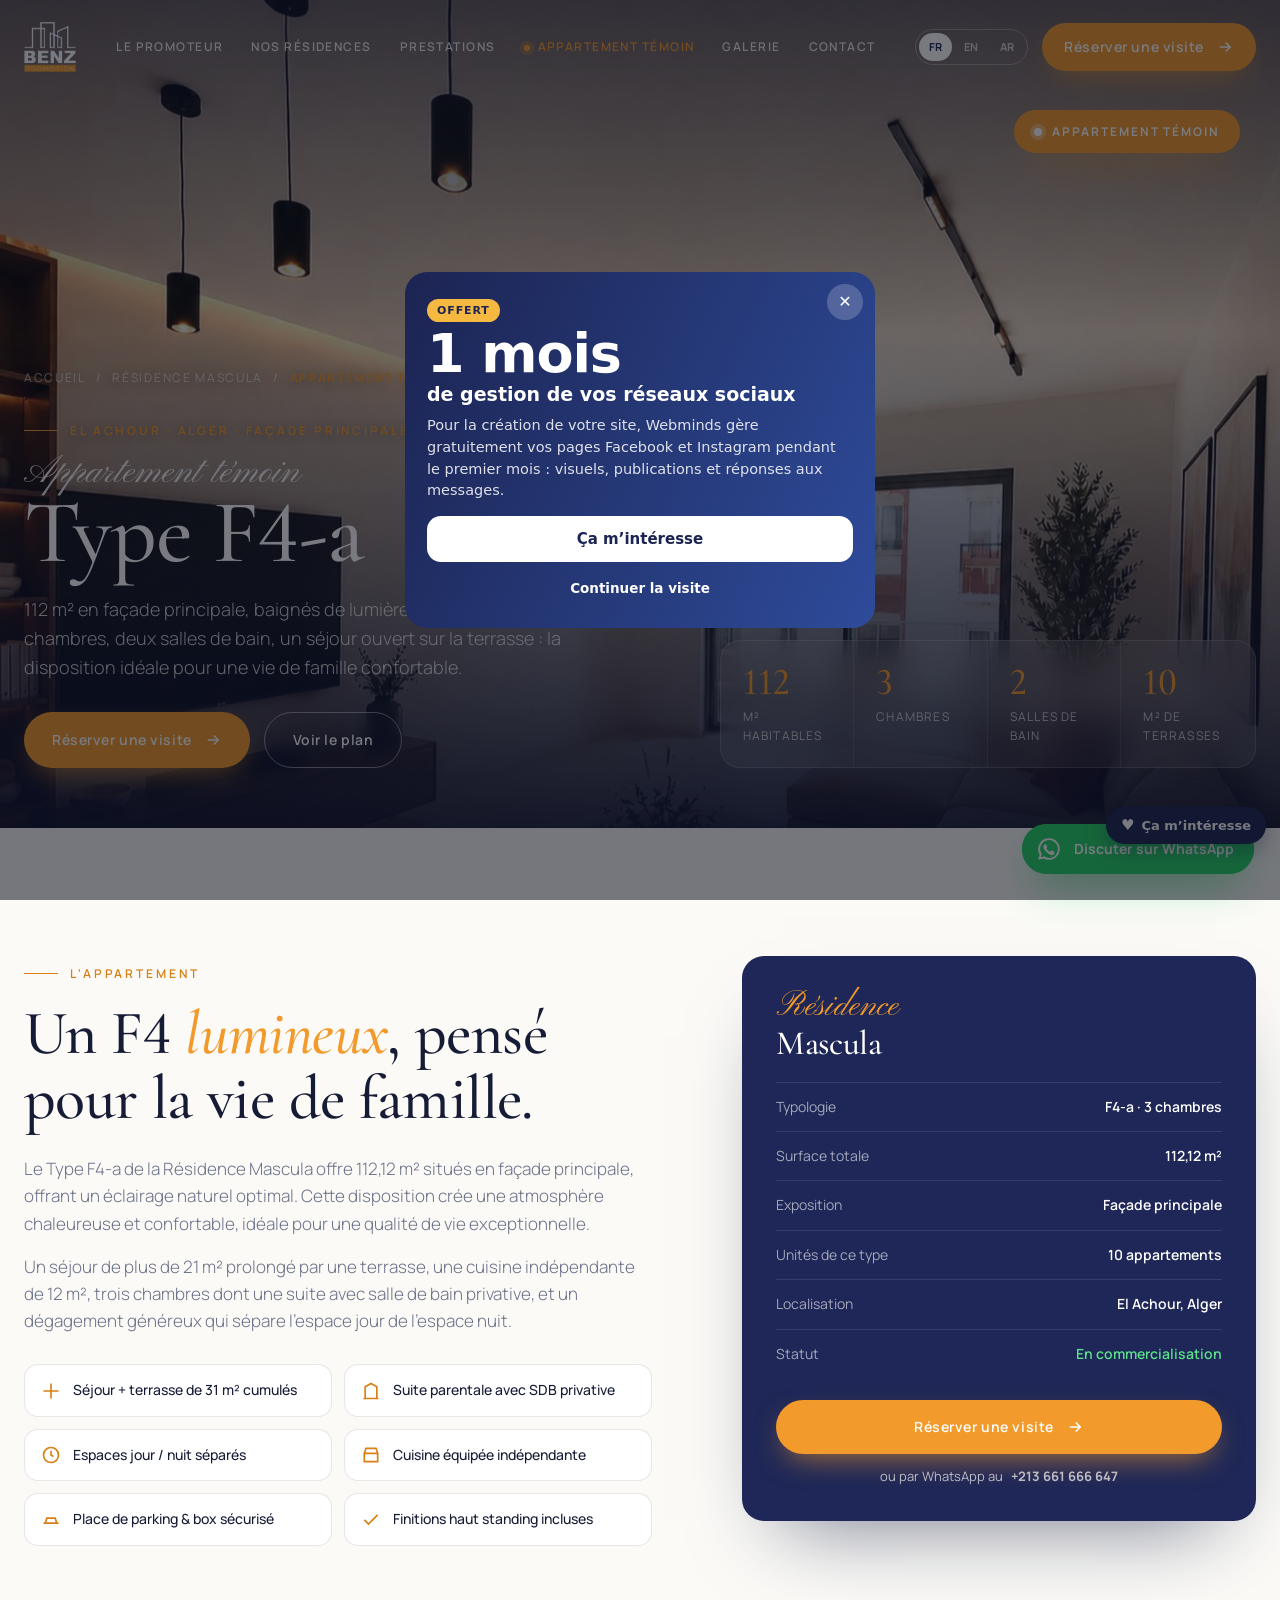
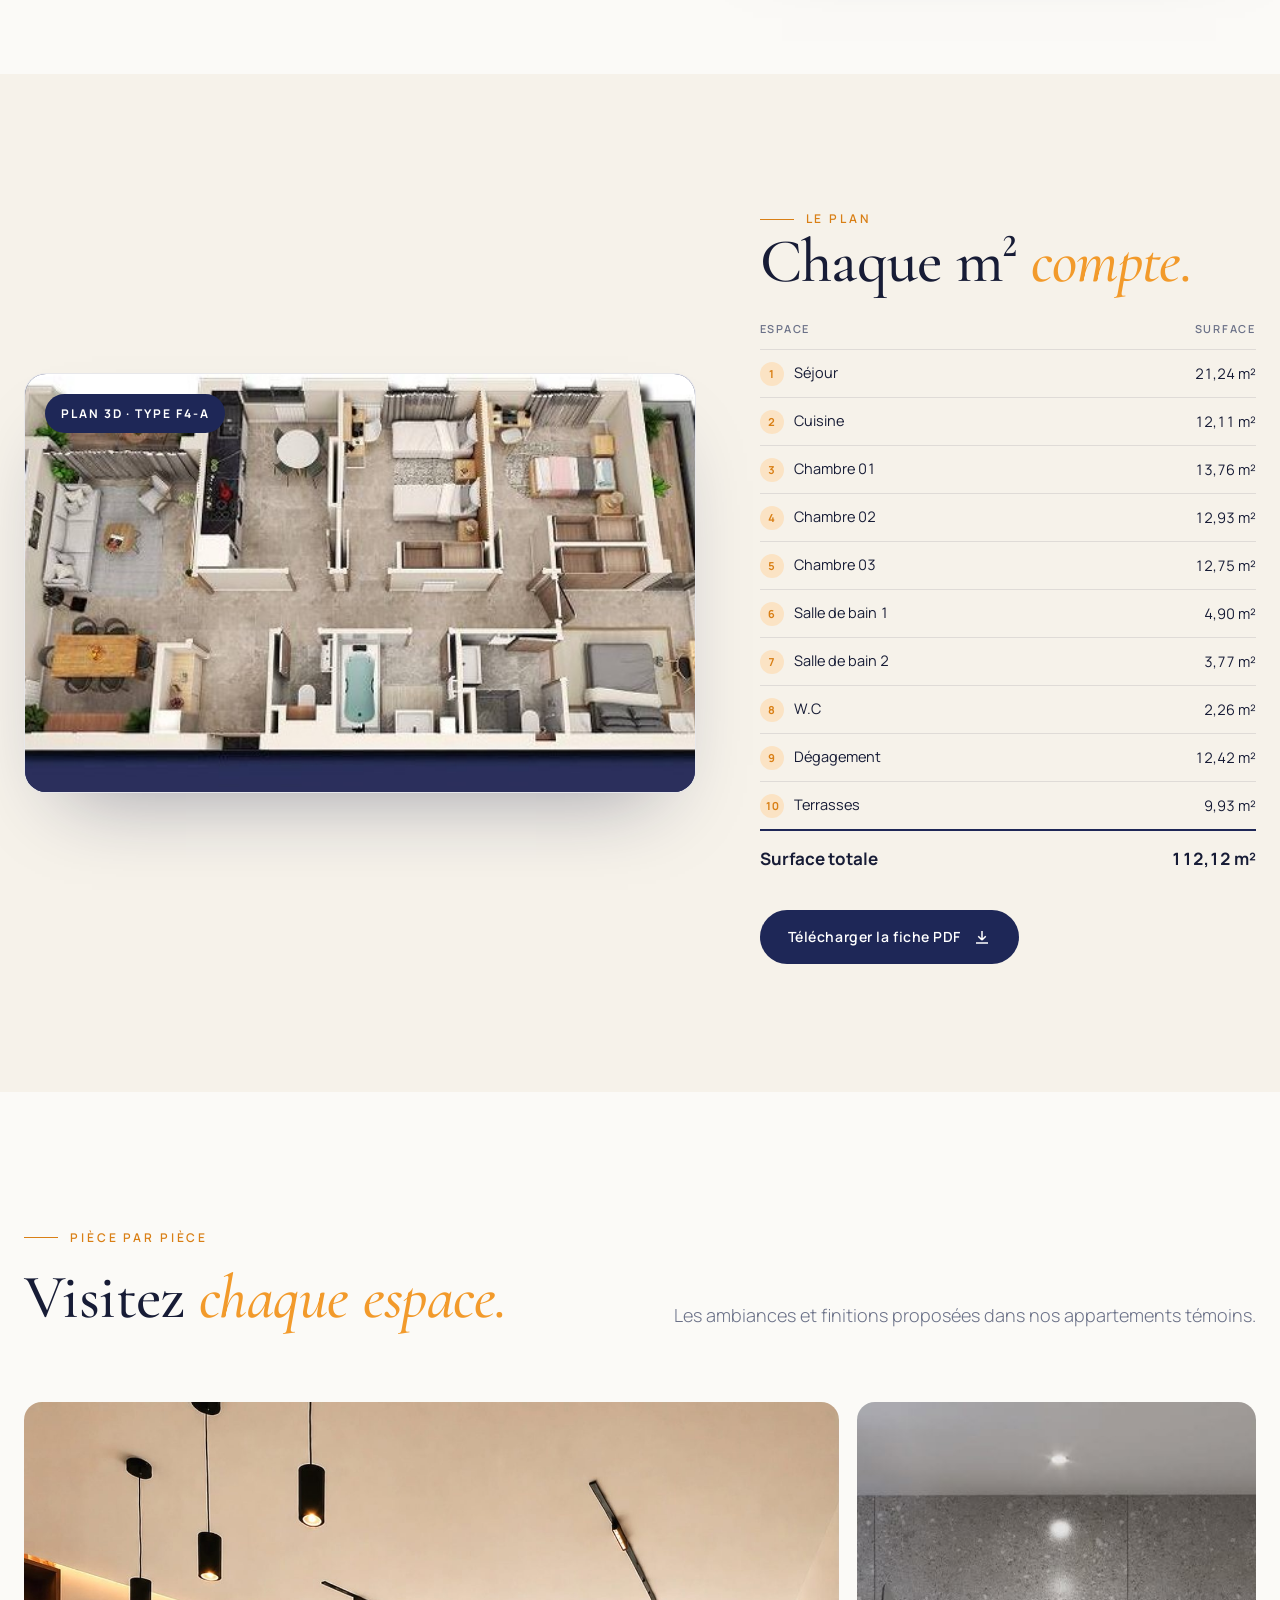
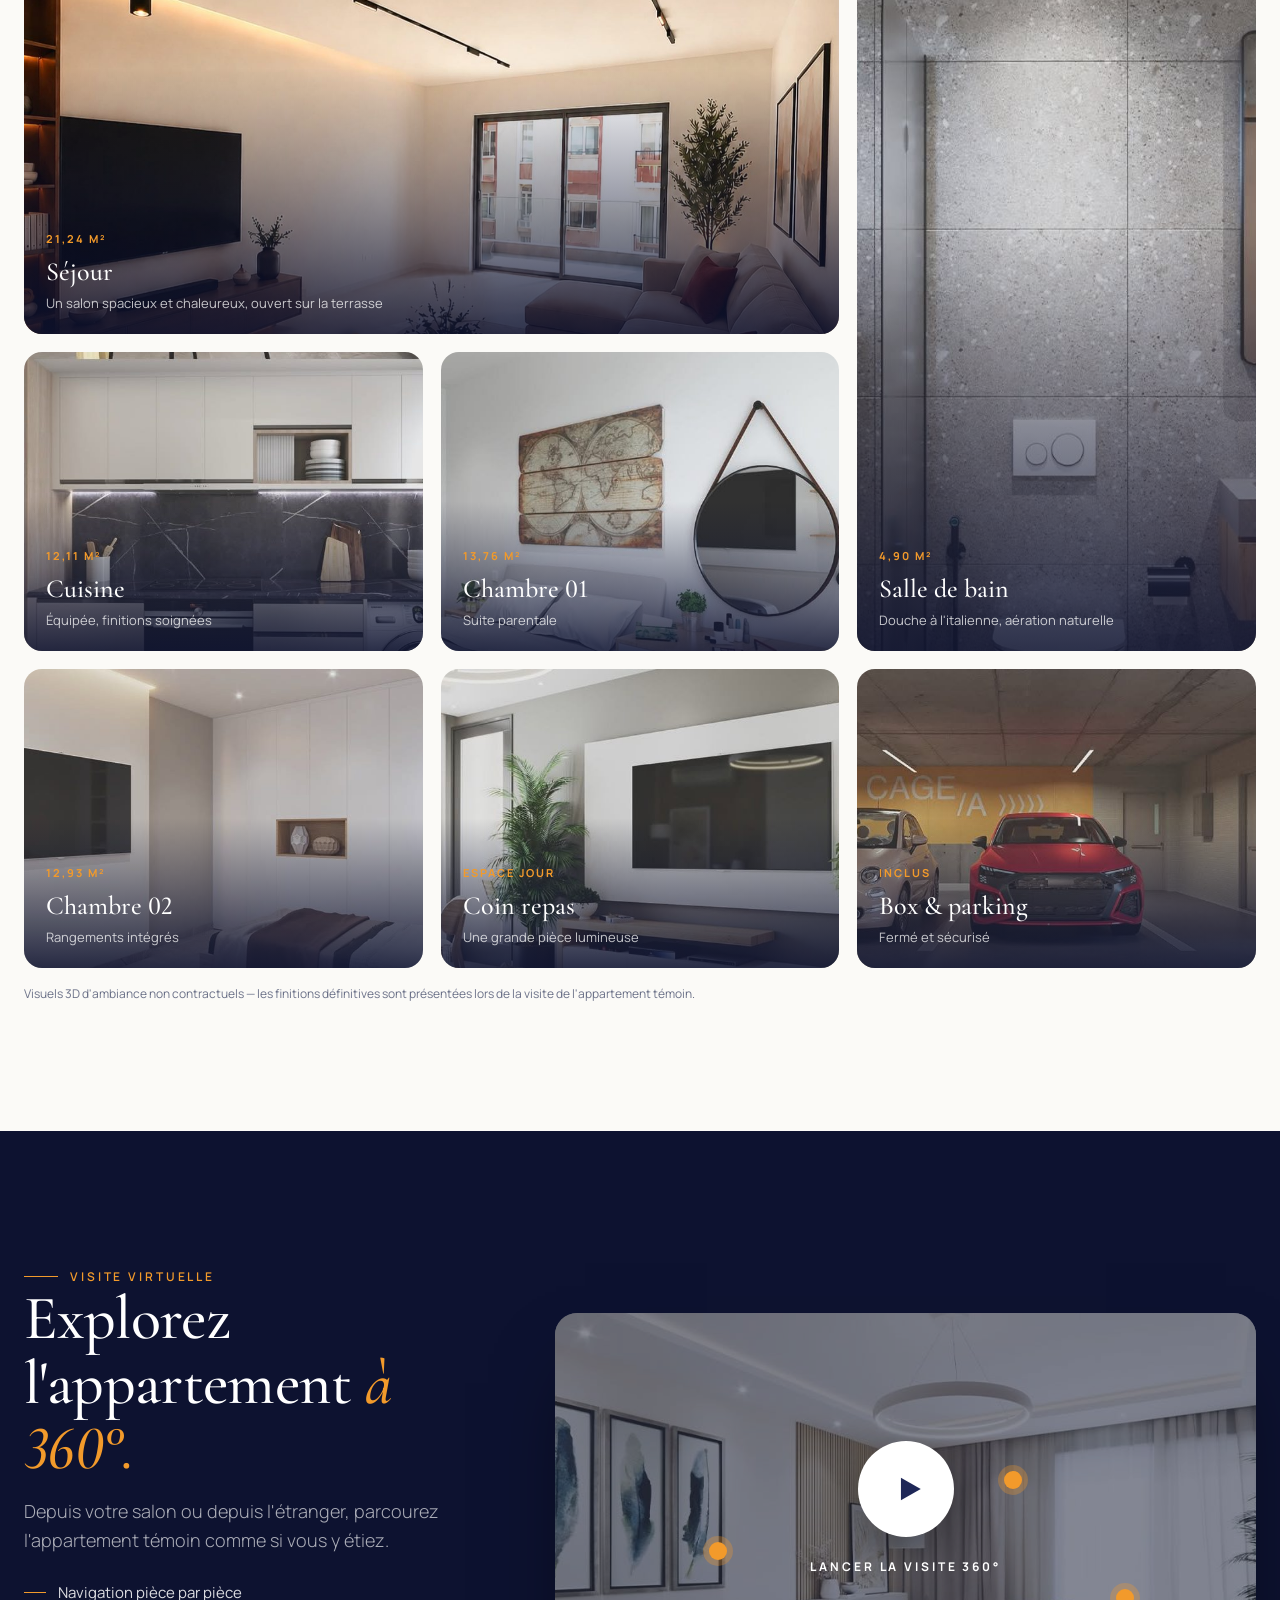
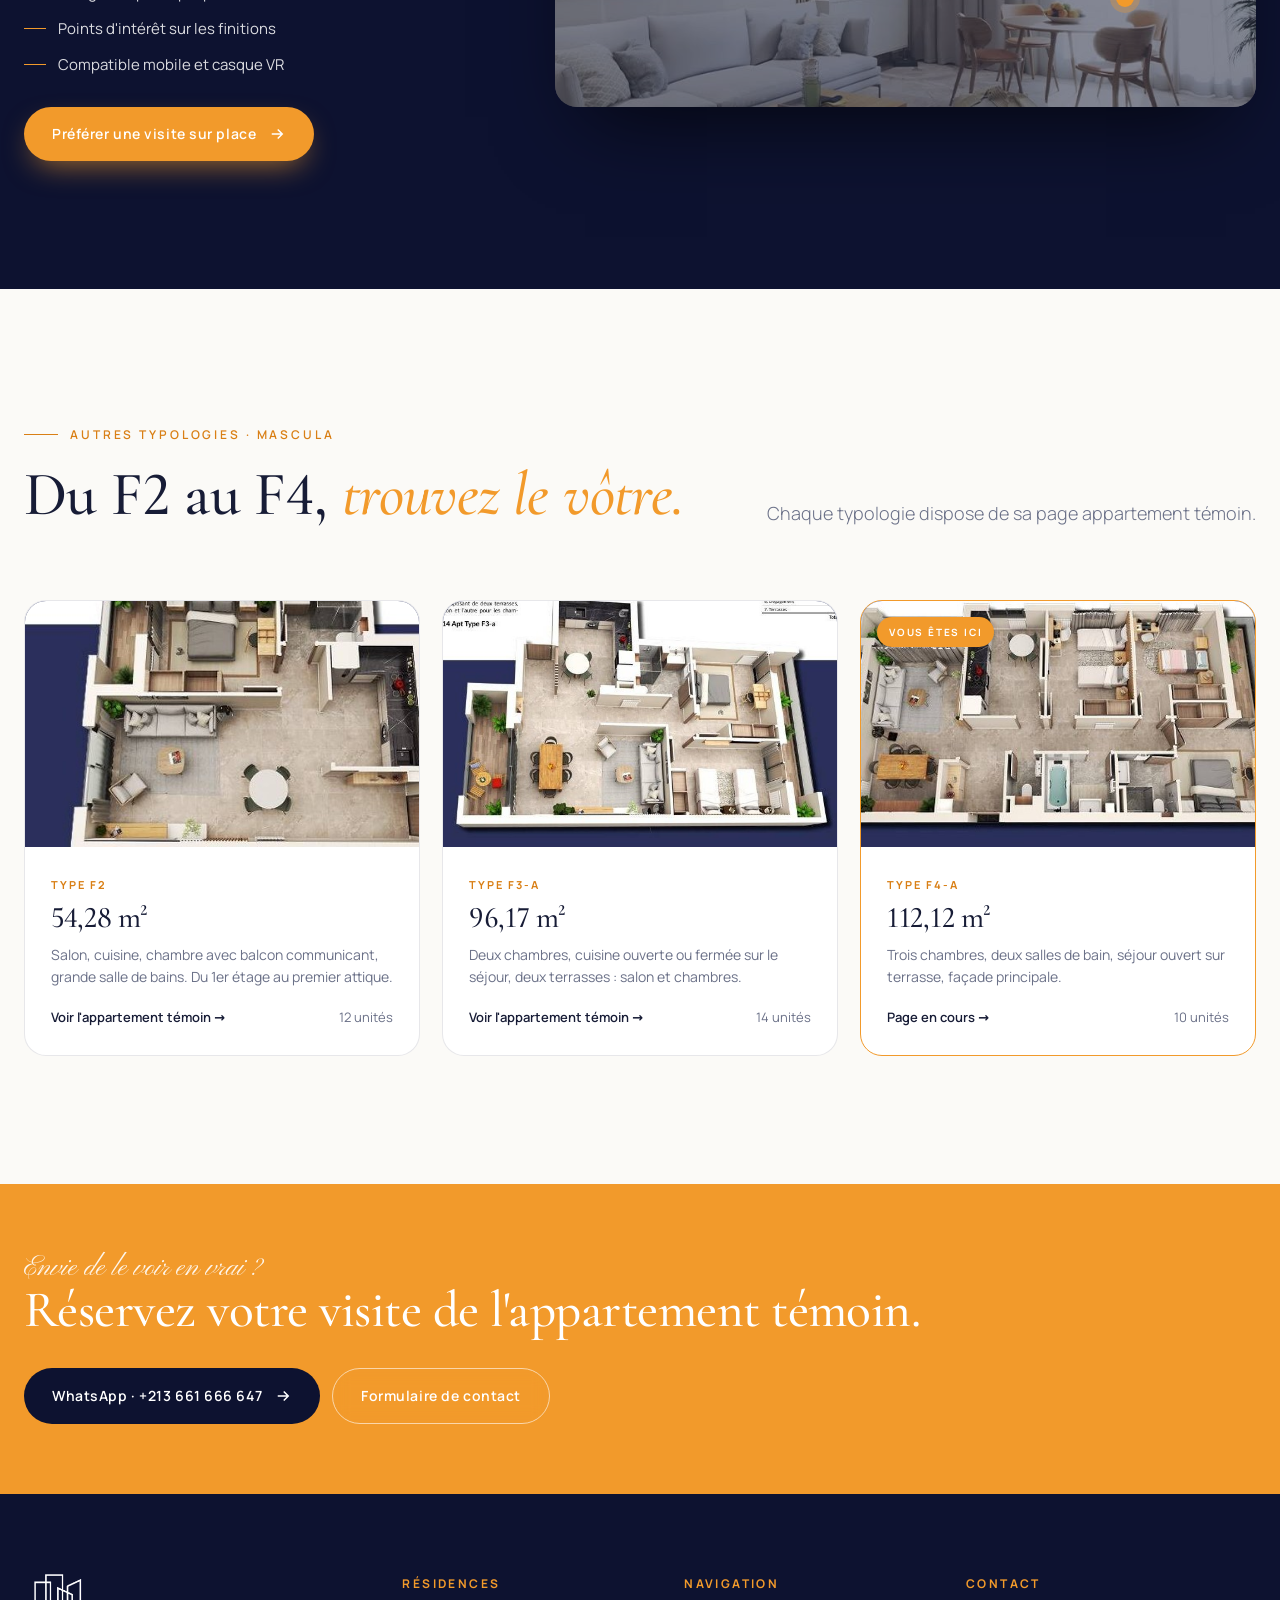
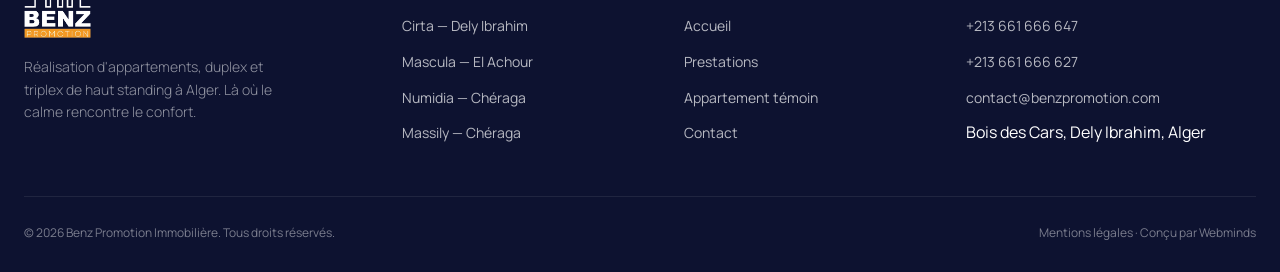
<file: appartement-temoin.html>
<!DOCTYPE html>
<html lang="fr">
<head>
<meta charset="UTF-8">
<meta name="viewport" content="width=device-width, initial-scale=1.0">
<title>Appartement témoin F4-a — Résidence Mascula | Benz Promotion</title>
<meta name="description" content="Visitez l'appartement témoin Type F4-a de la Résidence Mascula (El Achour, Alger) : 112 m², 3 chambres, terrasses, finitions haut standing.">
<link rel="icon" href="images/logo.png">
<link rel="stylesheet" href="css/style.css">
<style>
/* ---- page appartement témoin ---- */
.t-hero{position:relative;min-height:92vh;min-height:92svh;display:flex;align-items:flex-end;background:var(--navy-ink);color:#fff;overflow:hidden}
.t-hero .bg{position:absolute;inset:0;background:url(images/int-mascula-salon.jpg) center/cover;animation:kb 18s ease-out forwards}
@keyframes kb{from{transform:scale(1.1)}to{transform:scale(1)}}
.t-hero::after{content:"";position:absolute;inset:0;background:linear-gradient(180deg,rgba(13,18,48,.55),rgba(13,18,48,.05) 40%,rgba(13,18,48,.9) 100%)}
.t-hero .container{position:relative;z-index:2;padding:140px 0 60px;display:grid;grid-template-columns:1.1fr .9fr;gap:40px;align-items:end}
.t-hero .eyebrow,.crumbs{text-shadow:0 2px 12px rgba(0,0,0,.5)}
.crumbs{display:flex;gap:10px;font-size:12px;letter-spacing:.14em;text-transform:uppercase;color:rgba(255,255,255,.6);margin-bottom:26px;flex-wrap:wrap}
.crumbs a:hover{color:#fff}.crumbs b{color:var(--orange);font-weight:600}
.t-hero h1{font-size:clamp(50px,7vw,96px);line-height:.95;margin:16px 0 20px}
.t-hero h1 .script{display:block;font-size:.42em;color:rgba(255,255,255,.9);margin-bottom:-.05em}
.t-hero p{font-size:18px;color:rgba(255,255,255,.8);max-width:52ch;font-weight:300;margin-bottom:30px}
.facts-bar{display:grid;grid-template-columns:repeat(4,1fr);background:rgba(255,255,255,.08);backdrop-filter:blur(16px);border:1px solid rgba(255,255,255,.15);border-radius:20px;overflow:hidden}
.facts-bar div{padding:22px 22px;border-right:1px solid rgba(255,255,255,.1)}
.facts-bar div:last-child{border-right:0}
.facts-bar b{display:block;font-family:var(--serif);font-size:38px;line-height:1;color:var(--orange);font-weight:500}
.facts-bar span{font-size:12px;letter-spacing:.1em;text-transform:uppercase;color:rgba(255,255,255,.7);display:block;margin-top:6px}
.t-hero .actions{display:flex;gap:14px;flex-wrap:wrap;margin-top:24px}
.model-badge{position:absolute;top:110px;right:40px;z-index:3;display:flex;align-items:center;gap:10px;background:var(--orange);color:#fff;padding:12px 20px;border-radius:999px;font-size:12px;letter-spacing:.16em;text-transform:uppercase;font-weight:700;box-shadow:0 20px 40px -15px rgba(242,154,43,.8)}
.model-badge i{width:8px;height:8px;border-radius:50%;background:#fff;box-shadow:0 0 0 4px rgba(255,255,255,.3)}
/* intro */
.t-intro .container{display:grid;grid-template-columns:1.1fr .9fr;gap:clamp(40px,7vw,100px);align-items:start}
.t-intro h2{margin:18px 0 24px}
.t-intro p{color:var(--muted);font-size:17px;font-weight:300;margin-bottom:16px}
.hl{display:grid;grid-template-columns:1fr 1fr;gap:12px;margin-top:30px}
.hl div{display:flex;gap:12px;align-items:center;padding:14px 16px;background:#fff;border:1px solid var(--line);border-radius:14px;font-size:14px;font-weight:500}
.hl svg{width:20px;height:20px;color:var(--orange-deep);flex:none}
.sticky-card{position:sticky;top:110px;background:var(--navy);color:#fff;border-radius:var(--r);padding:34px;box-shadow:0 40px 80px -40px rgba(19,26,63,.6)}
.sticky-card .script{font-size:34px;color:var(--orange);line-height:1}
.sticky-card h3{font-size:34px;margin:2px 0 20px}
.sc-row{display:flex;justify-content:space-between;gap:12px;padding:13px 0;border-top:1px solid rgba(255,255,255,.1);font-size:14px}
.sc-row span{color:rgba(255,255,255,.6)}.sc-row b{font-weight:600;text-align:right}
.sticky-card .btn{width:100%;justify-content:center;margin-top:22px}
.sticky-card .wa-line{display:flex;align-items:center;justify-content:center;gap:8px;margin-top:12px;font-size:13px;color:rgba(255,255,255,.7)}
/* plan */
.t-plan{background:var(--cream)}
.t-plan .container{display:grid;grid-template-columns:1.15fr .85fr;gap:clamp(30px,5vw,70px);align-items:center}
.plan-big{background:#fff;border:1px solid var(--line);border-radius:var(--r);overflow:hidden;box-shadow:0 40px 80px -40px rgba(19,26,63,.4);position:relative}
.plan-big img{width:100%;aspect-ratio:16/10;object-fit:cover;object-position:center bottom;background:#1e2757}
.plan-big .lbl{position:absolute;left:20px;top:20px;background:var(--navy);color:#fff;padding:10px 16px;border-radius:999px;font-size:12px;letter-spacing:.16em;text-transform:uppercase;font-weight:700}
.surf{width:100%;border-collapse:collapse;margin-top:26px;font-size:14.5px;font-variant-numeric:tabular-nums lining-nums}
.surf th{text-align:left;font-size:11px;letter-spacing:.16em;text-transform:uppercase;color:var(--muted);padding:0 0 12px;font-weight:600}
.surf td{padding:11px 0;border-top:1px solid var(--line)}
.surf td:last-child,.surf th:last-child{text-align:right}
.surf tr:hover td{color:var(--orange-deep)}
.surf tfoot td{border-top:2px solid var(--navy);font-weight:700;font-size:17px;padding-top:14px}
.surf .num{display:inline-block;width:24px;height:24px;border-radius:50%;background:var(--orange-soft);color:var(--orange-deep);font-size:11px;font-weight:700;text-align:center;line-height:24px;margin-right:10px}
/* rooms */
.rooms-grid{display:grid;grid-template-columns:repeat(12,1fr);gap:18px}
.room{position:relative;border-radius:18px;overflow:hidden;background:var(--navy);color:#fff;grid-column:span 4;aspect-ratio:4/3}
.room.w{grid-column:span 8;aspect-ratio:auto}
.room.tall{grid-row:span 2;aspect-ratio:auto}
.room img{width:100%;height:100%;object-fit:cover;transition:transform 1.4s var(--ease)}
.room:hover img{transform:scale(1.06)}
.room::after{content:"";position:absolute;inset:0;background:linear-gradient(180deg,transparent 50%,rgba(13,18,48,.85))}
.room .cap{position:absolute;left:22px;right:22px;bottom:20px;z-index:2}
.room .cap small{display:block;font-size:11px;letter-spacing:.18em;text-transform:uppercase;color:var(--orange);font-weight:700;margin-bottom:4px}
.room .cap b{font-family:var(--serif);font-size:26px;font-weight:500}
.room .cap span{display:block;font-size:13px;color:rgba(255,255,255,.75)}
.note{font-size:12px;color:var(--muted);margin-top:16px}
/* 360 */
.tour{background:var(--navy-ink);color:#fff;position:relative;overflow:hidden}
.tour .container{display:grid;grid-template-columns:.8fr 1.2fr;gap:clamp(30px,5vw,80px);align-items:center}
.tour .eyebrow{color:var(--orange)}
.tour .lead{color:rgba(255,255,255,.65)}
.tour-frame{position:relative;border-radius:var(--r);overflow:hidden;aspect-ratio:16/9;background:url(images/int-massily-salon2.jpg) center/cover;box-shadow:0 40px 80px -30px rgba(0,0,0,.7)}
.tour-frame::after{content:"";position:absolute;inset:0;background:rgba(13,18,48,.45)}
.tour-frame .play{position:absolute;inset:0;z-index:2;display:grid;place-items:center;text-align:center}
.tour-frame .play i{width:96px;height:96px;border-radius:50%;background:#fff;color:var(--navy);display:grid;place-items:center;margin:0 auto 16px;box-shadow:0 20px 50px rgba(0,0,0,.4);transition:.4s var(--ease)}
.tour-frame:hover .play i{background:var(--orange);color:#fff;transform:scale(1.08)}
.tour-frame .play i svg{width:34px;height:34px;margin-left:4px}
.tour-frame .play span{font-size:12px;letter-spacing:.24em;text-transform:uppercase;font-weight:700}
.tour-frame .hot{position:absolute;z-index:2;width:18px;height:18px;border-radius:50%;background:var(--orange);box-shadow:0 0 0 6px rgba(242,154,43,.3);animation:pulse360 2.4s infinite}
@keyframes pulse360{50%{box-shadow:0 0 0 14px rgba(242,154,43,0)}}
.tour ul{list-style:none;display:grid;gap:12px;margin:26px 0 30px}
.tour li{display:flex;gap:12px;align-items:center;font-size:15px;color:rgba(255,255,255,.85)}
.tour li::before{content:"";width:22px;height:1px;background:var(--orange)}
/* other types */
.types-grid{display:grid;grid-template-columns:repeat(3,1fr);gap:22px}
.type-card{background:#fff;border:1px solid var(--line);border-radius:var(--r);overflow:hidden;transition:.5s var(--ease);display:block}
.type-card:hover{transform:translateY(-6px);box-shadow:0 40px 60px -40px rgba(19,26,63,.4)}
.type-card img{width:100%;aspect-ratio:16/10;object-fit:cover;object-position:center bottom;background:#1e2757}
.type-card .b{padding:24px 26px 28px}
.type-card .b small{font-size:11px;letter-spacing:.18em;text-transform:uppercase;color:var(--orange-deep);font-weight:700}
.type-card h3{font-size:30px;margin:6px 0 10px}
.type-card p{font-size:14px;color:var(--muted)}
.type-card .r{display:flex;justify-content:space-between;align-items:center;margin-top:18px;font-size:13px;font-weight:600}
.type-card .r span{color:var(--muted);font-weight:400}
.type-card.on{border-color:var(--orange);position:relative}
.type-card.on::before{content:"Vous êtes ici";position:absolute;top:16px;left:16px;background:var(--orange);color:#fff;font-size:10px;letter-spacing:.18em;text-transform:uppercase;font-weight:700;padding:7px 12px;border-radius:999px;z-index:2}
/* CTA band */
.cta-band{background:var(--orange);color:#fff;padding:70px 0}
.cta-band .container{display:flex;justify-content:space-between;align-items:center;gap:30px;flex-wrap:wrap}
.cta-band h2{color:#fff;font-size:clamp(34px,4vw,54px)}
.cta-band h2 .script{display:block;font-size:.55em;color:rgba(255,255,255,.9)}
.cta-band .btn-dark{background:var(--navy-ink)}
.cta-band .btn-ghost{border-color:rgba(255,255,255,.6)}
@media (max-width:1100px){.rooms-grid{grid-template-columns:repeat(2,1fr)}.room,.room.w{grid-column:span 1}.room.tall{grid-row:span 1;aspect-ratio:4/3}.room.w{aspect-ratio:4/3}}
@media (max-width:820px){
  .t-hero .container{grid-template-columns:1fr;padding-top:130px}
  .facts-bar{grid-template-columns:1fr 1fr}.facts-bar div:nth-child(2){border-right:0}.facts-bar div{border-bottom:1px solid rgba(255,255,255,.1)}
  .model-badge{display:none}
  .t-intro .container,.t-plan .container,.tour .container{grid-template-columns:1fr}
  .sticky-card{position:static}
  .hl{grid-template-columns:1fr}
  .rooms-grid{grid-template-columns:1fr}
  .types-grid{grid-template-columns:1fr}
}
</style>
</head>
<body>

<header class="header" id="header">
  <div class="container">
    <a href="index.html" class="brand"><img src="images/logo.png" alt="Benz Promotion"></a>
    <nav class="nav">
      <a href="index.html#promoteur">Le promoteur</a>
      <a href="index.html#residences">Nos résidences</a>
      <a href="index.html#prestations">Prestations</a>
      <a href="appartement-temoin.html" class="nav-hot">Appartement témoin</a>
      <a href="index.html#galerie">Galerie</a>
      <a href="index.html#contact">Contact</a>
    </nav>
    <div class="header-right">
      <div class="lang"><span class="on">FR</span><span>EN</span><span>AR</span></div>
      <a href="#rdv" class="btn btn-primary">Réserver une visite <svg viewBox="0 0 24 24" fill="none" stroke="currentColor" stroke-width="2"><path d="M5 12h14M13 6l6 6-6 6"/></svg></a>
      <button class="burger" id="burger" aria-label="Menu"><span></span><span></span><span></span></button>
    </div>
  </div>
</header>
<div class="mobile-menu" id="mobileMenu">
  <a href="index.html">Accueil</a>
  <a href="index.html#residences">Nos résidences</a>
  <a href="index.html#prestations">Prestations</a>
  <a href="appartement-temoin.html" style="color:var(--orange)">Appartement témoin →</a>
  <a href="index.html#contact">Contact</a>
  <div class="mm-foot">+213 661 666 647 · contact@benzpromotion.com</div>
</div>

<!-- HERO -->
<section class="t-hero" style="padding:0">
  <div class="bg"></div>
  <div class="model-badge"><i></i>Appartement témoin</div>
  <div class="container">
    <div>
      <div class="crumbs"><a href="index.html">Accueil</a><span>/</span><a href="index.html#residences">Résidence Mascula</a><span>/</span><b>Appartement témoin</b></div>
      <span class="eyebrow" style="color:var(--orange)">El Achour · Alger · Façade principale</span>
      <h1><span class="script">Appartement témoin</span>Type F4-a</h1>
      <p>112 m² en façade principale, baignés de lumière naturelle. Trois chambres, deux salles de bain, un séjour ouvert sur la terrasse : la disposition idéale pour une vie de famille confortable.</p>
      <div class="actions"><a href="#rdv" class="btn btn-primary">Réserver une visite <svg viewBox="0 0 24 24" fill="none" stroke="currentColor" stroke-width="2"><path d="M5 12h14M13 6l6 6-6 6"/></svg></a><a href="#plan" class="btn btn-ghost">Voir le plan</a></div>
    </div>
    <div class="facts-bar">
      <div><b>112</b><span>m² habitables</span></div>
      <div><b>3</b><span>Chambres</span></div>
      <div><b>2</b><span>Salles de bain</span></div>
      <div><b>10</b><span>m² de terrasses</span></div>
    </div>
  </div>
</section>

<!-- INTRO -->
<section class="t-intro"><div class="container">
  <div class="reveal">
    <span class="eyebrow">L'appartement</span>
    <h2>Un F4 <em>lumineux</em>, pensé pour la vie de famille.</h2>
    <p>Le Type F4-a de la Résidence Mascula offre 112,12 m² situés en façade principale, offrant un éclairage naturel optimal. Cette disposition crée une atmosphère chaleureuse et confortable, idéale pour une qualité de vie exceptionnelle.</p>
    <p>Un séjour de plus de 21 m² prolongé par une terrasse, une cuisine indépendante de 12 m², trois chambres dont une suite avec salle de bain privative, et un dégagement généreux qui sépare l'espace jour de l'espace nuit.</p>
    <div class="hl">
      <div><svg viewBox="0 0 24 24" fill="none" stroke="currentColor" stroke-width="2"><path d="M12 3v18M3 12h18"/></svg>Séjour + terrasse de 31 m² cumulés</div>
      <div><svg viewBox="0 0 24 24" fill="none" stroke="currentColor" stroke-width="2"><path d="M3 21h18M5 21V7l7-4 7 4v14"/></svg>Suite parentale avec SDB privative</div>
      <div><svg viewBox="0 0 24 24" fill="none" stroke="currentColor" stroke-width="2"><circle cx="12" cy="12" r="9"/><path d="M12 7v5l3 2"/></svg>Espaces jour / nuit séparés</div>
      <div><svg viewBox="0 0 24 24" fill="none" stroke="currentColor" stroke-width="2"><path d="M4 10h16v10H4zM4 10l2-6h12l2 6"/></svg>Cuisine équipée indépendante</div>
      <div><svg viewBox="0 0 24 24" fill="none" stroke="currentColor" stroke-width="2"><path d="M3 17h18M5 17l2-6h10l2 6"/></svg>Place de parking &amp; box sécurisé</div>
      <div><svg viewBox="0 0 24 24" fill="none" stroke="currentColor" stroke-width="2"><path d="M20 7 9 18l-5-5"/></svg>Finitions haut standing incluses</div>
    </div>
  </div>
  <aside class="sticky-card reveal">
    <span class="script">Résidence</span>
    <h3>Mascula</h3>
    <div class="sc-row"><span>Typologie</span><b>F4-a · 3 chambres</b></div>
    <div class="sc-row"><span>Surface totale</span><b>112,12 m²</b></div>
    <div class="sc-row"><span>Exposition</span><b>Façade principale</b></div>
    <div class="sc-row"><span>Unités de ce type</span><b>10 appartements</b></div>
    <div class="sc-row"><span>Localisation</span><b>El Achour, Alger</b></div>
    <div class="sc-row"><span>Statut</span><b style="color:#5ce08a">En commercialisation</b></div>
    <a href="#rdv" class="btn btn-primary">Réserver une visite <svg viewBox="0 0 24 24" fill="none" stroke="currentColor" stroke-width="2"><path d="M5 12h14M13 6l6 6-6 6"/></svg></a>
    <div class="wa-line">ou par WhatsApp au <b>+213 661 666 647</b></div>
  </aside>
</div></section>

<!-- PLAN -->
<section class="t-plan" id="plan"><div class="container">
  <div class="plan-big reveal"><span class="lbl">Plan 3D · Type F4-a</span><img src="images/plan-f4.jpg" alt="Plan 3D appartement F4-a"></div>
  <div class="reveal">
    <span class="eyebrow">Le plan</span>
    <h2>Chaque m² <em>compte.</em></h2>
    <table class="surf">
      <thead><tr><th>Espace</th><th>Surface</th></tr></thead>
      <tbody>
        <tr><td><span class="num">1</span>Séjour</td><td>21,24 m²</td></tr>
        <tr><td><span class="num">2</span>Cuisine</td><td>12,11 m²</td></tr>
        <tr><td><span class="num">3</span>Chambre 01</td><td>13,76 m²</td></tr>
        <tr><td><span class="num">4</span>Chambre 02</td><td>12,93 m²</td></tr>
        <tr><td><span class="num">5</span>Chambre 03</td><td>12,75 m²</td></tr>
        <tr><td><span class="num">6</span>Salle de bain 1</td><td>4,90 m²</td></tr>
        <tr><td><span class="num">7</span>Salle de bain 2</td><td>3,77 m²</td></tr>
        <tr><td><span class="num">8</span>W.C</td><td>2,26 m²</td></tr>
        <tr><td><span class="num">9</span>Dégagement</td><td>12,42 m²</td></tr>
        <tr><td><span class="num">10</span>Terrasses</td><td>9,93 m²</td></tr>
      </tbody>
      <tfoot><tr><td>Surface totale</td><td>112,12 m²</td></tr></tfoot>
    </table>
    <a href="#rdv" class="btn btn-dark" style="margin-top:26px">Télécharger la fiche PDF <svg viewBox="0 0 24 24" fill="none" stroke="currentColor" stroke-width="2"><path d="M12 4v12m0 0 5-5m-5 5-5-5M4 20h16"/></svg></a>
  </div>
</div></section>

<!-- ROOMS -->
<section class="t-rooms"><div class="container">
  <div class="sec-head reveal">
    <div><span class="eyebrow">Pièce par pièce</span><h2>Visitez <em>chaque espace.</em></h2></div>
    <p class="lead">Les ambiances et finitions proposées dans nos appartements témoins.</p>
  </div>
  <div class="rooms-grid reveal">
    <div class="room w"><img src="images/int-mascula-salon.jpg" alt=""><div class="cap"><small>21,24 m²</small><b>Séjour</b><span>Un salon spacieux et chaleureux, ouvert sur la terrasse</span></div></div>
    <div class="room tall"><img src="images/int-massily-sdb.jpg" alt=""><div class="cap"><small>4,90 m²</small><b>Salle de bain</b><span>Douche à l'italienne, aération naturelle</span></div></div>
    <div class="room"><img src="images/int-massily-cuisine2.jpg" alt=""><div class="cap"><small>12,11 m²</small><b>Cuisine</b><span>Équipée, finitions soignées</span></div></div>
    <div class="room"><img src="images/int-massily-chambre1.jpg" alt=""><div class="cap"><small>13,76 m²</small><b>Chambre 01</b><span>Suite parentale</span></div></div>
    <div class="room"><img src="images/int-massily-chambre2.jpg" alt=""><div class="cap"><small>12,93 m²</small><b>Chambre 02</b><span>Rangements intégrés</span></div></div>
    <div class="room"><img src="images/int-massily-salon1.jpg" alt=""><div class="cap"><small>Espace jour</small><b>Coin repas</b><span>Une grande pièce lumineuse</span></div></div>
    <div class="room"><img src="images/int-massily-box.jpg" alt=""><div class="cap"><small>Inclus</small><b>Box &amp; parking</b><span>Fermé et sécurisé</span></div></div>
  </div>
  <p class="note">Visuels 3D d'ambiance non contractuels — les finitions définitives sont présentées lors de la visite de l'appartement témoin.</p>
</div></section>

<!-- 360 -->
<section class="tour"><div class="container">
  <div class="reveal">
    <span class="eyebrow">Visite virtuelle</span>
    <h2>Explorez l'appartement <em>à 360°.</em></h2>
    <p class="lead" style="margin-top:16px">Depuis votre salon ou depuis l'étranger, parcourez l'appartement témoin comme si vous y étiez.</p>
    <ul><li>Navigation pièce par pièce</li><li>Points d'intérêt sur les finitions</li><li>Compatible mobile et casque VR</li></ul>
    <a href="#rdv" class="btn btn-primary">Préférer une visite sur place <svg viewBox="0 0 24 24" fill="none" stroke="currentColor" stroke-width="2"><path d="M5 12h14M13 6l6 6-6 6"/></svg></a>
  </div>
  <div class="tour-frame reveal">
    <span class="hot" style="left:22%;top:58%"></span><span class="hot" style="left:64%;top:40%"></span><span class="hot" style="left:80%;top:70%"></span>
    <div class="play"><div><i><svg viewBox="0 0 24 24" fill="currentColor"><path d="M7 4v16l14-8z"/></svg></i><span>Lancer la visite 360°</span></div></div>
  </div>
</div></section>

<!-- OTHER TYPES -->
<section class="t-types"><div class="container">
  <div class="sec-head reveal">
    <div><span class="eyebrow">Autres typologies · Mascula</span><h2>Du F2 au F4, <em>trouvez le vôtre.</em></h2></div>
    <p class="lead">Chaque typologie dispose de sa page appartement témoin.</p>
  </div>
  <div class="types-grid reveal">
    <a href="appartement-temoin.html" class="type-card"><img src="images/plan-f2.jpg" alt=""><div class="b"><small>Type F2</small><h3>54,28 m²</h3><p>Salon, cuisine, chambre avec balcon communicant, grande salle de bains. Du 1er étage au premier attique.</p><div class="r">Voir l'appartement témoin →<span>12 unités</span></div></div></a>
    <a href="appartement-temoin.html" class="type-card"><img src="images/plan-f3.jpg" alt=""><div class="b"><small>Type F3-a</small><h3>96,17 m²</h3><p>Deux chambres, cuisine ouverte ou fermée sur le séjour, deux terrasses : salon et chambres.</p><div class="r">Voir l'appartement témoin →<span>14 unités</span></div></div></a>
    <a href="appartement-temoin.html" class="type-card on"><img src="images/plan-f4.jpg" alt=""><div class="b"><small>Type F4-a</small><h3>112,12 m²</h3><p>Trois chambres, deux salles de bain, séjour ouvert sur terrasse, façade principale.</p><div class="r">Page en cours →<span>10 unités</span></div></div></a>
  </div>
</div></section>

<!-- CTA -->
<section class="cta-band" id="rdv"><div class="container">
  <h2><span class="script">Envie de le voir en vrai ?</span>Réservez votre visite de l'appartement témoin.</h2>
  <div style="display:flex;gap:12px;flex-wrap:wrap"><a href="https://wa.me/213661666647" target="_blank" class="btn btn-dark">WhatsApp · +213 661 666 647 <svg viewBox="0 0 24 24" fill="none" stroke="currentColor" stroke-width="2"><path d="M5 12h14M13 6l6 6-6 6"/></svg></a><a href="index.html#contact" class="btn btn-ghost">Formulaire de contact</a></div>
</div></section>

<footer class="footer"><div class="container">
  <div class="top">
    <div><a href="index.html" class="brand"><img src="images/logo.png" alt="Benz Promotion"></a><p>Réalisation d'appartements, duplex et triplex de haut standing à Alger. Là où le calme rencontre le confort.</p></div>
    <div><h4>Résidences</h4><ul><li><a href="index.html#residences">Cirta — Dely Ibrahim</a></li><li><a href="index.html#residences">Mascula — El Achour</a></li><li><a href="index.html#residences">Numidia — Chéraga</a></li><li><a href="index.html#residences">Massily — Chéraga</a></li></ul></div>
    <div><h4>Navigation</h4><ul><li><a href="index.html">Accueil</a></li><li><a href="index.html#prestations">Prestations</a></li><li><a href="appartement-temoin.html">Appartement témoin</a></li><li><a href="index.html#contact">Contact</a></li></ul></div>
    <div><h4>Contact</h4><ul><li><a href="tel:+213661666647">+213 661 666 647</a></li><li><a href="tel:+213661666627">+213 661 666 627</a></li><li><a href="mailto:contact@benzpromotion.com">contact@benzpromotion.com</a></li><li>Bois des Cars, Dely Ibrahim, Alger</li></ul></div>
  </div>
  <div class="bottom"><span>© 2026 Benz Promotion Immobilière. Tous droits réservés.</span><span><a href="#">Mentions légales</a> · Conçu par <a href="https://webminds.dz" target="_blank">Webminds</a></span></div>
</div></footer>

<a class="wa" href="https://wa.me/213661666647" target="_blank"><svg viewBox="0 0 24 24" fill="currentColor"><path d="M12 2a10 10 0 0 0-8.6 15.1L2 22l5-1.3A10 10 0 1 0 12 2zm0 18.2a8.2 8.2 0 0 1-4.2-1.2l-.3-.2-3 .8.8-2.9-.2-.3A8.2 8.2 0 1 1 12 20.2zm4.5-6.1c-.2-.1-1.5-.7-1.7-.8s-.4-.1-.6.1-.6.8-.8 1-.3.2-.5.1a6.7 6.7 0 0 1-3.3-2.9c-.3-.4.2-.4.7-1.3.1-.2 0-.3 0-.4l-.8-1.8c-.2-.5-.4-.4-.6-.4h-.5a1 1 0 0 0-.7.3 3 3 0 0 0-.9 2.2 5.2 5.2 0 0 0 1.1 2.8 12 12 0 0 0 4.6 4c1.7.7 2.1.6 2.8.5a2.4 2.4 0 0 0 1.6-1.1 2 2 0 0 0 .1-1.1c0-.1-.2-.2-.5-.3z"/></svg><span>Discuter sur WhatsApp</span></a>

<script>
const header=document.getElementById('header');
addEventListener('scroll',()=>header.classList.toggle('scrolled',scrollY>60),{passive:true});
const burger=document.getElementById('burger'),mm=document.getElementById('mobileMenu');
burger.onclick=()=>mm.classList.toggle('open');
mm.querySelectorAll('a').forEach(a=>a.onclick=()=>mm.classList.remove('open'));
const io=new IntersectionObserver(es=>es.forEach(e=>{if(e.isIntersecting){e.target.classList.add('in');io.unobserve(e.target)}}),{threshold:.1});
document.querySelectorAll('.reveal').forEach(el=>io.observe(el));
</script><script data-wml>(function(){if(window.__wmL)return;window.__wmL=1;
var C={"p": "Benz Promotion Immobilière", "mail": null, "wa": "213797372452", "v": [["/", "Version corporate", "Claire et rassurante"]]};
function ready(f){document.readyState==='loading'?document.addEventListener('DOMContentLoaded',f):f()}
ready(function(){
var css='.wmL-b{position:fixed;right:14px;bottom:calc(56px + env(safe-area-inset-bottom));z-index:2147483000;border:0;border-radius:999px;background:#1C2452;color:#fff;font:700 13px/1 system-ui,-apple-system,Segoe UI,Roboto,sans-serif;padding:11px 15px;box-shadow:0 6px 22px rgba(20,30,60,.35);cursor:pointer;display:flex;align-items:center;gap:7px}'
+'@media(max-width:520px){.wmL-b{bottom:calc(112px + env(safe-area-inset-bottom));font-size:12.5px;padding:10px 13px}}'
+'.wmL-m{position:fixed;inset:0;z-index:2147483001;background:rgba(10,14,25,.55);display:none;align-items:flex-end;justify-content:center;font-family:system-ui,-apple-system,Segoe UI,Roboto,sans-serif}.wmL-m.on{display:flex}@media(min-width:700px){.wmL-m{align-items:center;padding:20px}}'
+'.wmL-x{box-sizing:border-box;position:relative;background:#fff;color:#1C2452;width:100%;max-width:470px;max-height:92vh;overflow:auto;border-radius:22px 22px 0 0;padding:24px 22px calc(22px + env(safe-area-inset-bottom));text-align:left}@media(min-width:700px){.wmL-x{border-radius:22px}}'
+'.wmL-x *{box-sizing:border-box}.wmL-c{position:absolute;top:12px;right:12px;width:36px;height:36px;border:0;border-radius:50%;background:#F0F2F1;font-size:16px;cursor:pointer;color:#1C2452}'
+'.wmL-x h3{font:800 26px/1.1 system-ui,-apple-system,sans-serif;margin:4px 40px 10px 0;color:inherit}.wmL-x p{margin:0 0 14px;line-height:1.5;font-size:14.5px;opacity:.85}'
+'.wmL-o{background:linear-gradient(115deg,#1C2452,#2E4B9A);color:#fff}.wmL-o .wmL-c{background:rgba(255,255,255,.2);color:#fff}.wmL-big{font:900 54px/.95 system-ui,-apple-system,sans-serif;letter-spacing:-.02em;margin:6px 0 2px}.wmL-big small{display:block;font-size:19px;font-weight:700;letter-spacing:0;margin-top:6px}'
+'.wmL-tag{display:inline-block;background:#F5B841;color:#1C2452;font:800 11px system-ui,sans-serif;letter-spacing:.08em;border-radius:999px;padding:5px 10px}'
+'.wmL-btn{display:flex;align-items:center;justify-content:center;width:100%;border:0;border-radius:14px;padding:14px;font:800 15px system-ui,-apple-system,sans-serif;cursor:pointer;margin-top:8px}.wmL-w{background:#fff;color:#1C2452}.wmL-g{background:#1FAF55;color:#fff}.wmL-n{background:#1C2452;color:#fff}.wmL-l{background:transparent;color:inherit;font-weight:600;font-size:13.5px;padding:10px}'
+'.wmL-s{font:700 11.5px system-ui,sans-serif;text-transform:uppercase;letter-spacing:.06em;opacity:.6;margin:12px 0 8px}.wmL-ch{display:grid;gap:8px}.wmL-ch label{display:flex;align-items:center;gap:10px;border:1.5px solid #E2E6E3;border-radius:12px;padding:11px 12px;cursor:pointer;font-size:14px;font-weight:600}.wmL-ch label small{display:block;font-weight:500;opacity:.65;font-size:12px}.wmL-ch input{width:18px;height:18px;flex:none;accent-color:#1FAF55}'
+'.wmL-f{display:grid;gap:8px;margin:12px 0 6px}.wmL-f input{border:1.5px solid #E2E6E3;border-radius:12px;padding:12px;font:500 16px system-ui,sans-serif;color:#1C2452;background:#fff;-webkit-user-select:text!important;user-select:text!important;width:100%}'
+'.wmL-ok{text-align:center}.wmL-ok i{display:grid;place-items:center;width:64px;height:64px;margin:6px auto 12px;border-radius:50%;background:#E8F7EE;color:#1FAF55;font-style:normal;font-size:30px}';
var st=document.createElement('style');st.textContent=css;document.head.appendChild(st);
function ss(k,v){try{if(v===undefined)return sessionStorage.getItem(k);sessionStorage.setItem(k,v)}catch(e){}}
var p=location.pathname,cur=0;C.v.forEach(function(v,i){if(v[0]!=='/'&&p.indexOf(v[0])===0)cur=i});
var off=document.createElement('div');off.className='wmL-m';off.innerHTML='<div class="wmL-x wmL-o" role="dialog" aria-modal="true"><button class="wmL-c" type="button" aria-label="Fermer">✕</button><span class="wmL-tag">OFFERT</span><div class="wmL-big">1 mois<small>de gestion de vos réseaux sociaux</small></div><p style="margin-top:12px">Pour la création de votre site, Webminds gère gratuitement vos pages Facebook et Instagram pendant le premier mois : visuels, publications et réponses aux messages.</p><button class="wmL-btn wmL-w" type="button" data-i>Ça m’intéresse</button><button class="wmL-btn wmL-l" type="button" data-c>Continuer la visite</button></div>';
var ch='';C.v.forEach(function(v,i){ch+='<label><input type="radio" name="wmLv" value="'+v[1]+'"'+(i===cur?' checked':'')+'><span>'+v[1]+(v[2]?'<small>'+v[2]+'</small>':'')+'</span></label>'});
var it=document.createElement('div');it.className='wmL-m';it.innerHTML='<div class="wmL-x" role="dialog" aria-modal="true"><button class="wmL-c" type="button" aria-label="Fermer">✕</button><div data-s1><h3>Cette maquette vous plaît ?</h3><p>Choisissez la version qui vous intéresse : Webminds vous recontacte pour vous la présenter.</p>'+(C.v.length>1?'<div class="wmL-s">La version préférée</div><div class="wmL-ch">'+ch+'</div>':'')+'<div class="wmL-s">En plus</div><div class="wmL-ch"><label><input type="checkbox" value="Gestion des réseaux sociaux (1 mois offert)"><span>Réseaux sociaux<small>1 mois de gestion offert avec le site</small></span></label></div><div class="wmL-f"><input name="n" placeholder="Votre nom" autocomplete="name"><input name="t" type="tel" inputmode="tel" placeholder="Votre téléphone (facultatif)" autocomplete="tel"></div><button class="wmL-btn wmL-g" type="button" data-w>Envoyer sur WhatsApp</button>'+(C.mail?'<button class="wmL-btn wmL-l" type="button" data-e>Envoyer par e-mail</button>':'')+'</div><div class="wmL-ok" data-s2 hidden><i>✓</i><h3 style="margin:0 0 8px">Merci !</h3><p>Votre choix a bien été transmis à Webminds. Nous vous recontactons très vite.</p><button class="wmL-btn wmL-n" type="button" data-c>Continuer la visite</button></div></div>';
document.body.appendChild(off);document.body.appendChild(it);
var b=document.createElement('button');b.type='button';b.className='wmL-b';b.innerHTML='<b style="font-size:15px">♥</b>Ça m’intéresse';document.body.appendChild(b);
function op(m){off.classList.remove('on');it.classList.remove('on');m.classList.add('on')}
[off,it].forEach(function(m){m.addEventListener('click',function(e){if(e.target===m||e.target.closest('.wmL-c')||e.target.closest('[data-c]'))m.classList.remove('on')})});
b.onclick=function(){op(it)};off.querySelector('[data-i]').onclick=function(){op(it)};
function msg(){var v=(it.querySelector('input[name=wmLv]:checked')||{}).value||C.v[cur][1],x=[].map.call(it.querySelectorAll('input[type=checkbox]:checked'),function(c){return c.value}),n=it.querySelector('[name=n]').value.trim(),t=it.querySelector('[name=t]').value.trim();
 return{v:v,x:x,n:n,t:t,txt:'Bonjour Webminds, la maquette '+C.p+' m’intéresse.\nVersion préférée : '+v+(x.length?'\nEn plus : '+x.join(', '):'')+(n?'\nNom : '+n:'')+(t?'\nTéléphone : '+t:'')+'\nLien : '+location.origin+C.v[cur][0]}}
function mail(m){if(!C.mail)return;try{fetch('https://formsubmit.co/ajax/'+C.mail,{method:'POST',keepalive:true,headers:{'Content-Type':'application/json','Accept':'application/json'},body:JSON.stringify({_subject:'Maquette '+C.p+' : intéressé ('+m.v+')',Prospect:C.p,Version:m.v,Options:m.x.join(', ')||'-',Nom:m.n||'-',Telephone:m.t||'-',Lien:location.origin+C.v[cur][0],_template:'table',_captcha:'false'})}).catch(function(){})}catch(e){}}
function done(){it.querySelector('[data-s1]').hidden=true;it.querySelector('[data-s2]').hidden=false;ss('wmL-sent','1')}
it.querySelector('[data-w]').onclick=function(){var m=msg();mail(m);done();location.href='https://wa.me/'+C.wa+'?text='+encodeURIComponent(m.txt)};
var e=it.querySelector('[data-e]');if(e)e.onclick=function(){mail(msg());done()};
var sh=ss('wmL-off');addEventListener('scroll',function(){var r=(scrollY+innerHeight)/document.documentElement.scrollHeight;
 if(!sh&&scrollY>500&&r>.3){sh=1;ss('wmL-off','1');op(off)}
 if(!ss('wmL-it')&&!ss('wmL-sent')&&sh&&r>.92&&!off.classList.contains('on')){ss('wmL-it','1');op(it)}},{passive:true});
});})();
</script></body>
</html>
</file>
<file: css/style.css>
@font-face{font-family:"Manrope";font-weight:300;src:url(../fonts/manrope-latin-300-normal.woff2) format("woff2");font-display:swap}
@font-face{font-family:"Manrope";font-weight:400;src:url(../fonts/manrope-latin-400-normal.woff2) format("woff2");font-display:swap}
@font-face{font-family:"Manrope";font-weight:500;src:url(../fonts/manrope-latin-500-normal.woff2) format("woff2");font-display:swap}
@font-face{font-family:"Manrope";font-weight:600;src:url(../fonts/manrope-latin-600-normal.woff2) format("woff2");font-display:swap}
@font-face{font-family:"Manrope";font-weight:700;src:url(../fonts/manrope-latin-700-normal.woff2) format("woff2");font-display:swap}
@font-face{font-family:"Cormorant Garamond";font-weight:400;src:url(../fonts/cormorant-garamond-latin-400-normal.woff2) format("woff2");font-display:swap}
@font-face{font-family:"Cormorant Garamond";font-weight:500;src:url(../fonts/cormorant-garamond-latin-500-normal.woff2) format("woff2");font-display:swap}
@font-face{font-family:"Cormorant Garamond";font-weight:600;src:url(../fonts/cormorant-garamond-latin-600-normal.woff2) format("woff2");font-display:swap}
@font-face{font-family:"Cormorant Garamond";font-style:italic;font-weight:400;src:url(../fonts/cormorant-garamond-latin-400-italic.woff2) format("woff2");font-display:swap}
@font-face{font-family:"Cormorant Garamond";font-style:italic;font-weight:500;src:url(../fonts/cormorant-garamond-latin-500-italic.woff2) format("woff2");font-display:swap}
@font-face{font-family:"Cormorant Garamond";font-style:italic;font-weight:600;src:url(../fonts/cormorant-garamond-latin-600-italic.woff2) format("woff2");font-display:swap}
@font-face{font-family:"Pinyon Script";font-weight:400;src:url(../fonts/pinyon-script-latin-400-normal.woff2) format("woff2");font-display:swap}
:root{
  --navy:#1e2757; --navy-deep:#131a3f; --navy-ink:#0d1230;
  --orange:#f29a2b; --orange-deep:#d97f15; --orange-soft:#fbe3c4;
  --cream:#f6f2ea; --paper:#fbfaf7; --white:#ffffff;
  --ink:#171c36; --muted:#6b7188; --line:rgba(23,28,54,.10);
  --serif:"Cormorant Garamond",Georgia,serif; --sans:"Manrope",system-ui,sans-serif; --script:"Pinyon Script",cursive;
  --ease:cubic-bezier(.22,1,.36,1); --r:22px;
}
*{box-sizing:border-box;margin:0;padding:0}
html{scroll-behavior:smooth}
html,body{overflow-x:hidden}
body{font-family:var(--sans);color:var(--ink);background:var(--paper);line-height:1.6;-webkit-font-smoothing:antialiased;font-variant-numeric:lining-nums}
img{display:block;max-width:100%}
a{color:inherit;text-decoration:none}
button{font-family:inherit;cursor:pointer;border:0;background:none;color:inherit}
::selection{background:var(--orange);color:#fff}
.container{width:min(1280px,calc(100% - 48px));margin-inline:auto}
.eyebrow{display:inline-flex;align-items:center;gap:12px;font-size:12px;letter-spacing:.24em;text-transform:uppercase;font-weight:600;color:var(--orange-deep)}
.eyebrow::before{content:"";width:34px;height:1px;background:currentColor}
h1,h2,h3{font-family:var(--serif);font-weight:500;line-height:1.05;letter-spacing:-.01em}
.stat .n,.counter,.fact b,.res-card .num,.p-item .n,.facts-bar b,.sticky-card h3,.type-card h3,.zone .pin{font-feature-settings:"lnum" 1,"pnum" 1;font-variant-numeric:lining-nums}
h2{font-size:clamp(38px,5vw,62px)}
h2 em,h1 em{font-style:italic;color:var(--orange)}
.lead{font-size:18px;color:var(--muted);max-width:56ch;font-weight:300}
.script{font-family:var(--script);font-weight:400;letter-spacing:0}
.btn{display:inline-flex;align-items:center;gap:12px;padding:16px 28px;border-radius:999px;font-weight:600;font-size:14px;letter-spacing:.04em;transition:.45s var(--ease);position:relative;overflow:hidden;white-space:nowrap}
.btn svg{width:18px;height:18px;transition:transform .45s var(--ease)}
.btn:hover svg{transform:translateX(4px)}
.btn-primary{background:var(--orange);color:#fff;box-shadow:0 12px 30px -10px rgba(242,154,43,.7)}
.btn-primary:hover{background:var(--orange-deep);transform:translateY(-2px)}
.btn-ghost{border:1px solid rgba(255,255,255,.45);color:#fff;backdrop-filter:blur(8px)}
.btn-ghost:hover{background:#fff;color:var(--navy)}
.btn-dark{background:var(--navy);color:#fff}
.btn-dark:hover{background:var(--navy-deep);transform:translateY(-2px)}
.btn-line{border:1px solid var(--line);color:var(--ink)}
.btn-line:hover{border-color:var(--navy);background:var(--navy);color:#fff}

/* ---------- HEADER ---------- */
.header{position:fixed;inset:0 0 auto 0;z-index:100;padding:22px 0;transition:.5s var(--ease)}
.header .container{display:flex;align-items:center;justify-content:space-between;gap:24px}
.brand{display:flex;align-items:center;gap:14px;color:#fff}
.brand img{height:50px;width:auto;transition:.4s}
.nav{display:flex;align-items:center;gap:28px}
.nav a{font-size:12px;font-weight:600;letter-spacing:.12em;text-transform:uppercase;color:rgba(255,255,255,.85);position:relative;padding:6px 0;white-space:nowrap}
.nav a::after{content:"";position:absolute;left:0;bottom:0;width:0;height:1px;background:var(--orange);transition:.4s var(--ease)}
.nav a:hover::after{width:100%}
.header-right{display:flex;align-items:center;gap:14px}
.lang{display:flex;gap:2px;border:1px solid rgba(255,255,255,.3);border-radius:999px;padding:3px}
.lang span{font-size:11px;font-weight:700;padding:5px 10px;border-radius:999px;color:rgba(255,255,255,.7)}
.lang span.on{background:#fff;color:var(--navy)}
.header .btn-primary{padding:13px 22px}
.burger{display:none;width:46px;height:46px;border-radius:50%;border:1px solid rgba(255,255,255,.35);place-items:center}
.burger span{display:block;width:20px;height:2px;background:#fff;margin:2.5px auto;transition:.3s}
.header.scrolled{padding:12px 0;background:rgba(19,26,63,.86);backdrop-filter:blur(18px);box-shadow:0 10px 40px -20px rgba(0,0,0,.5)}
.header.scrolled .brand img{height:40px}
.mobile-menu{position:fixed;inset:0;background:var(--navy-ink);z-index:99;display:flex;flex-direction:column;justify-content:center;padding:40px 8vw;transform:translateY(-100%);transition:.6s var(--ease);}
.mobile-menu.open{transform:none}
.mobile-menu a{font-family:var(--serif);font-size:clamp(34px,8vw,64px);color:#fff;padding:8px 0;border-bottom:1px solid rgba(255,255,255,.08)}
.mobile-menu a:hover{color:var(--orange);padding-left:12px}
.mobile-menu .mm-foot{margin-top:30px;color:rgba(255,255,255,.6);font-size:14px}

/* ---------- HERO ---------- */
.hero{position:relative;height:100vh;height:100svh;min-height:640px;overflow:hidden;background:var(--navy-ink);color:#fff}
.slide{position:absolute;inset:0;opacity:0;visibility:hidden;transition:opacity 1.4s var(--ease),visibility 1.4s}
.slide.active{opacity:1;visibility:visible;z-index:1}
.slide .bg{position:absolute;inset:0;background-size:cover;background-position:center;transform:scale(1.08);transition:transform 8s linear}
.slide.active .bg{transform:scale(1)}
.slide::after{content:"";position:absolute;inset:0;background:linear-gradient(180deg,rgba(13,18,48,.55) 0%,rgba(13,18,48,.15) 35%,rgba(13,18,48,.35) 70%,rgba(13,18,48,.92) 100%)}
.slide::before{content:"";position:absolute;inset:0;background:linear-gradient(90deg,rgba(13,18,48,.55),transparent 60%);z-index:1}
.slide .content{position:absolute;left:0;right:0;bottom:0;z-index:2;padding-bottom:clamp(90px,12vh,140px)}
.slide .content .container{display:grid;grid-template-columns:1.2fr .8fr;align-items:end;gap:40px}
.slide .kicker{display:flex;align-items:center;gap:14px;font-size:13px;letter-spacing:.3em;text-transform:uppercase;font-weight:600;color:var(--orange);margin-bottom:22px}
.slide .kicker i{width:44px;height:1px;background:var(--orange);display:block}
.slide h1{font-size:clamp(64px,11vw,150px);line-height:.9;margin-bottom:22px}
.slide h1 .script{display:block;font-size:.34em;color:rgba(255,255,255,.9);margin-bottom:-.1em;padding-left:.15em}
.slide p{font-size:18px;color:rgba(255,255,255,.8);max-width:52ch;font-weight:300;margin-bottom:34px}
.chips{display:flex;flex-wrap:wrap;gap:8px;margin-bottom:34px}
.chip{border:1px solid rgba(255,255,255,.35);backdrop-filter:blur(10px);padding:8px 16px;border-radius:999px;font-size:12px;letter-spacing:.14em;text-transform:uppercase;font-weight:600}
.chip.fill{background:var(--orange);border-color:var(--orange)}
.slide .actions{display:flex;gap:14px;flex-wrap:wrap}
.slide .side{justify-self:end;text-align:right;display:flex;flex-direction:column;gap:18px;align-items:flex-end}
.side .loc{display:flex;align-items:center;gap:10px;font-size:14px;color:rgba(255,255,255,.85)}
.side .loc svg{width:18px;height:18px;color:var(--orange)}
.side .status{font-size:11px;letter-spacing:.2em;text-transform:uppercase;padding:9px 16px;border-radius:999px;background:rgba(255,255,255,.12);backdrop-filter:blur(10px);border:1px solid rgba(255,255,255,.2)}
.side .status::before{content:"";display:inline-block;width:7px;height:7px;border-radius:50%;background:#5ce08a;margin-right:8px;box-shadow:0 0 0 4px rgba(92,224,138,.2)}
/* stagger animation */
.slide .kicker,.slide h1,.slide p,.slide .chips,.slide .actions,.slide .side>*{opacity:0;transform:translateY(30px);transition:opacity 1s var(--ease),transform 1s var(--ease)}
.slide.active .kicker{opacity:1;transform:none;transition-delay:.3s}
.slide.active h1{opacity:1;transform:none;transition-delay:.45s}
.slide.active p{opacity:1;transform:none;transition-delay:.6s}
.slide.active .chips{opacity:1;transform:none;transition-delay:.7s}
.slide.active .actions{opacity:1;transform:none;transition-delay:.8s}
.slide.active .side>*{opacity:1;transform:none;transition-delay:.9s}
.hero-ui{position:absolute;left:0;right:0;bottom:0;z-index:5;padding-bottom:30px}
.hero-ui .container{display:flex;align-items:center;justify-content:space-between;gap:20px;padding-right:250px}
.dots{display:flex;gap:22px;align-items:center}
.dot{display:flex;align-items:center;gap:10px;font-size:12px;letter-spacing:.16em;text-transform:uppercase;color:rgba(255,255,255,.5);font-weight:600;transition:.3s}
.dot b{display:block;width:34px;height:2px;background:rgba(255,255,255,.25);position:relative;overflow:hidden;border-radius:2px}
.dot b::after{content:"";position:absolute;inset:0;background:var(--orange);transform:scaleX(0);transform-origin:left}
.dot.on{color:#fff}
.dot.on b{width:70px}
.dot.on b::after{animation:prog var(--dur,7s) linear forwards}
@keyframes prog{to{transform:scaleX(1)}}
.arrows{display:flex;gap:10px}
.arrow{width:54px;height:54px;border-radius:50%;border:1px solid rgba(255,255,255,.35);display:grid;place-items:center;color:#fff;transition:.4s var(--ease);backdrop-filter:blur(8px)}
.arrow:hover{background:#fff;color:var(--navy);border-color:#fff}
.arrow svg{width:20px;height:20px}
.counter{font-family:var(--serif);font-size:20px;color:rgba(255,255,255,.7)}
.counter b{font-size:34px;color:#fff;font-weight:500}
.scroll-hint{position:absolute;left:50%;bottom:30px;transform:translateX(-50%);z-index:5;display:flex;flex-direction:column;align-items:center;gap:8px;font-size:10px;letter-spacing:.3em;text-transform:uppercase;color:rgba(255,255,255,.6)}
.scroll-hint i{width:1px;height:46px;background:linear-gradient(to bottom,var(--orange),transparent);animation:drop 2s infinite}
@keyframes drop{0%{transform:scaleY(0);transform-origin:top}50%{transform:scaleY(1);transform-origin:top}51%{transform-origin:bottom}100%{transform:scaleY(0);transform-origin:bottom}}
.socials{position:absolute;right:28px;top:50%;transform:translateY(-50%);z-index:5;display:flex;flex-direction:column;gap:18px;align-items:center}
.socials a{width:40px;height:40px;border-radius:50%;border:1px solid rgba(255,255,255,.25);display:grid;place-items:center;color:#fff;transition:.3s}
.socials a:hover{background:var(--orange);border-color:var(--orange)}
.socials svg{width:16px;height:16px}
.socials .vline{width:1px;height:60px;background:rgba(255,255,255,.25)}

/* ---------- STATS STRIP ---------- */
.strip{background:var(--navy);color:#fff;position:relative;z-index:2}
.strip .container{display:grid;grid-template-columns:repeat(4,minmax(0,1fr))}
.stat{padding:38px 32px;border-right:1px solid rgba(255,255,255,.08);display:flex;gap:18px;align-items:center}
.stat:last-child{border-right:0}
.stat .n{font-family:var(--serif);font-size:54px;line-height:1;color:var(--orange);font-weight:500;min-width:70px;white-space:nowrap;flex:none}.stat .n.sm{font-size:30px;letter-spacing:.02em}.stat .l{min-width:0}
.stat .l{font-size:13px;letter-spacing:.06em;color:rgba(255,255,255,.7);line-height:1.4}
.stat .l b{display:block;color:#fff;font-size:15px;letter-spacing:0;font-weight:600}

/* ---------- SECTIONS ---------- */
section{padding:clamp(80px,10vw,140px) 0}
.sec-head{display:grid;grid-template-columns:1fr auto;align-items:end;gap:40px;margin-bottom:clamp(40px,6vw,72px)}
.sec-head h2{margin-top:18px}
.reveal{opacity:0;transform:translateY(40px);transition:opacity 1s var(--ease),transform 1s var(--ease)}
.reveal.in{opacity:1;transform:none}

/* ABOUT */
.about .container{display:grid;grid-template-columns:1.05fr 1fr;gap:clamp(40px,7vw,110px);align-items:center}
.about-visual{position:relative}
.about-visual .main{border-radius:var(--r);overflow:hidden;aspect-ratio:4/4.6;box-shadow:0 40px 80px -40px rgba(19,26,63,.45)}
.about-visual .main img{width:100%;height:100%;object-fit:cover;transition:transform 1.5s var(--ease)}
.about-visual:hover .main img{transform:scale(1.04)}
.about-visual .float{position:absolute;right:-30px;bottom:50px;background:#fff;border-radius:18px;padding:26px 28px;width:290px;box-shadow:0 30px 60px -20px rgba(19,26,63,.35)}
.about-visual .float .script{font-size:30px;color:var(--navy);line-height:1.1}
.about-visual .float small{display:block;margin-top:8px;color:var(--muted);font-size:13px}
.about-visual .badge{position:absolute;left:-26px;top:40px;width:120px;height:120px;border-radius:50%;background:var(--orange);color:#fff;display:grid;place-items:center;text-align:center;font-size:11px;letter-spacing:.14em;text-transform:uppercase;font-weight:700;line-height:1.5;animation:spin 14s linear infinite;box-shadow:0 20px 40px -15px rgba(242,154,43,.8)}
@keyframes spin{to{transform:rotate(360deg)}}
.about-copy h2{margin:18px 0 26px}
.about-copy p{color:var(--muted);font-size:17px;margin-bottom:18px;font-weight:300}
.pillars{display:grid;gap:14px;margin:34px 0 40px}
.pillar{display:flex;gap:18px;align-items:flex-start;padding:18px 20px;border-radius:16px;background:#fff;border:1px solid var(--line);transition:.4s var(--ease)}
.pillar:hover{transform:translateX(6px);border-color:var(--orange-soft);box-shadow:0 20px 40px -25px rgba(19,26,63,.3)}
.pillar .ic{width:46px;height:46px;border-radius:12px;background:var(--orange-soft);color:var(--orange-deep);display:grid;place-items:center;flex:none}
.pillar .ic svg{width:22px;height:22px}
.pillar b{display:block;font-size:15px;margin-bottom:2px}
.pillar span{font-size:14px;color:var(--muted)}

/* RESIDENCES */
.residences{background:var(--cream)}
.res-grid{display:grid;grid-template-columns:repeat(2,1fr);gap:28px}
.res-card{position:relative;border-radius:var(--r);overflow:hidden;aspect-ratio:4/4.4;background:var(--navy);color:#fff;display:block}
.res-card img{width:100%;height:100%;object-fit:cover;transition:transform 1.6s var(--ease),filter 1s}
.res-card:hover img{transform:scale(1.07)}
.res-card::after{content:"";position:absolute;inset:0;background:linear-gradient(180deg,rgba(13,18,48,.05) 30%,rgba(13,18,48,.92) 100%);transition:.6s}
.res-card .tag{position:absolute;top:22px;left:22px;z-index:2;font-size:11px;letter-spacing:.18em;text-transform:uppercase;font-weight:700;padding:9px 14px;border-radius:999px;background:rgba(255,255,255,.14);backdrop-filter:blur(12px);border:1px solid rgba(255,255,255,.25)}
.res-card .tag.hot{background:var(--orange);border-color:var(--orange)}
.res-card .num{position:absolute;top:18px;right:24px;z-index:2;font-family:var(--serif);font-size:44px;color:rgba(255,255,255,.55)}
.res-card .body{position:absolute;left:0;right:0;bottom:0;z-index:2;padding:32px}
.res-card .loc{font-size:12px;letter-spacing:.22em;text-transform:uppercase;color:var(--orange);font-weight:600;margin-bottom:8px}
.res-card h3{font-size:clamp(40px,4vw,56px);line-height:1;margin-bottom:14px}
.res-card h3 .script{font-size:.5em;display:block;color:rgba(255,255,255,.85);margin-bottom:-.05em}
.res-card .meta{display:flex;justify-content:space-between;align-items:flex-end;gap:16px}
.res-card .types{display:flex;flex-wrap:wrap;gap:6px}
.res-card .types span{font-size:11px;letter-spacing:.12em;padding:6px 11px;border:1px solid rgba(255,255,255,.35);border-radius:999px;font-weight:600}
.res-card .go{width:54px;height:54px;border-radius:50%;background:#fff;color:var(--navy);display:grid;place-items:center;flex:none;transition:.5s var(--ease)}
.res-card .go svg{width:20px;height:20px}
.res-card:hover .go{background:var(--orange);color:#fff;transform:rotate(-45deg)}
.res-card.big{grid-column:span 2;aspect-ratio:16/8}
.res-card.big .body{max-width:620px}

/* FOCUS (plans) */
.focus .container{display:grid;grid-template-columns:.9fr 1.1fr;gap:clamp(40px,6vw,90px);align-items:center}
.plans-tabs{display:flex;gap:8px;margin:28px 0 24px;flex-wrap:wrap}
.ptab{padding:12px 22px;border-radius:999px;border:1px solid var(--line);font-weight:600;font-size:13px;letter-spacing:.08em;transition:.35s}
.ptab.on,.ptab:hover{background:var(--navy);color:#fff;border-color:var(--navy)}
.plan-panel{display:none}
.plan-panel.on{display:block;animation:fade .6s var(--ease)}
@keyframes fade{from{opacity:0;transform:translateY(12px)}to{opacity:1;transform:none}}
.plan-facts{display:grid;grid-template-columns:repeat(3,1fr);gap:12px;margin:22px 0}
.fact{background:#fff;border:1px solid var(--line);border-radius:14px;padding:16px}
.fact b{display:block;font-family:var(--serif);font-size:32px;color:var(--navy);line-height:1}
.fact span{font-size:12px;letter-spacing:.06em;color:var(--muted);text-transform:uppercase}
.plan-visual{position:relative;border-radius:var(--r);overflow:hidden;background:#fff;border:1px solid var(--line);box-shadow:0 40px 80px -40px rgba(19,26,63,.4)}
.plan-visual img{width:100%;aspect-ratio:16/10;object-fit:cover;object-position:center bottom;display:none;background:#1e2757}
.plan-visual img.on{display:block;animation:fade .7s var(--ease)}
.plan-visual .lbl{position:absolute;left:20px;top:20px;background:var(--navy);color:#fff;padding:10px 16px;border-radius:999px;font-size:12px;letter-spacing:.16em;text-transform:uppercase;font-weight:700}

/* PRESTATIONS */
.presta{background:var(--navy-ink);color:#fff;position:relative;overflow:hidden}
.presta::before{content:"";position:absolute;right:-200px;top:-200px;width:700px;height:700px;border-radius:50%;background:radial-gradient(circle,rgba(242,154,43,.18),transparent 65%)}
.presta .eyebrow{color:var(--orange)}
.presta .lead{color:rgba(255,255,255,.65)}
.p-grid{display:grid;grid-template-columns:repeat(3,1fr);gap:1px;background:rgba(255,255,255,.08);border:1px solid rgba(255,255,255,.08);border-radius:var(--r);overflow:hidden}
.p-item{background:var(--navy-ink);padding:44px 36px;position:relative;transition:.5s var(--ease)}
.p-item:hover{background:var(--navy)}
.p-item .n{font-family:var(--serif);font-size:16px;color:var(--orange);letter-spacing:.1em;margin-bottom:34px;display:block}
.p-item .ic{width:56px;height:56px;border-radius:16px;border:1px solid rgba(255,255,255,.15);display:grid;place-items:center;margin-bottom:26px;transition:.5s}
.p-item:hover .ic{background:var(--orange);border-color:var(--orange)}
.p-item .ic svg{width:26px;height:26px}
.p-item h3{font-size:28px;margin-bottom:10px}
.p-item p{font-size:14.5px;color:rgba(255,255,255,.6);font-weight:300}

/* GALLERY */
.gallery .masonry{columns:3;column-gap:18px}
.gallery figure{break-inside:avoid;margin-bottom:18px;border-radius:18px;overflow:hidden;position:relative;cursor:zoom-in}
.gallery figure img{width:100%;transition:transform 1.4s var(--ease)}
.gallery figure:hover img{transform:scale(1.05)}
.gallery figcaption{position:absolute;left:0;right:0;bottom:0;padding:40px 18px 16px;color:#fff;font-size:12px;letter-spacing:.14em;text-transform:uppercase;font-weight:600;background:linear-gradient(transparent,rgba(13,18,48,.85));opacity:0;transition:.5s}
.gallery figure:hover figcaption{opacity:1}
.lightbox{position:fixed;inset:0;background:rgba(13,18,48,.94);z-index:200;display:none;place-items:center;padding:40px}
.lightbox.open{display:grid}
.lightbox img{max-width:min(1100px,100%);max-height:85vh;border-radius:14px;box-shadow:0 40px 100px rgba(0,0,0,.6)}
.lightbox .x{position:absolute;top:24px;right:28px;color:#fff;font-size:34px;font-family:var(--serif)}

/* MAP */
.map{background:var(--cream)}
.map .container{display:grid;grid-template-columns:1fr 1.1fr;gap:clamp(40px,6vw,90px);align-items:center}
.zones{display:grid;gap:12px;margin-top:30px}
.zone{display:grid;grid-template-columns:auto 1fr auto;gap:18px;align-items:center;padding:20px 22px;background:#fff;border-radius:16px;border:1px solid var(--line);transition:.4s var(--ease)}
.zone:hover{transform:translateX(6px);box-shadow:0 20px 40px -25px rgba(19,26,63,.3)}
.zone .pin{width:44px;height:44px;border-radius:50%;background:var(--navy);color:var(--orange);display:grid;place-items:center;font-family:var(--serif);font-size:20px}
.zone b{display:block;font-size:17px}
.zone span{font-size:13px;color:var(--muted)}
.zone em{font-style:normal;font-size:12px;letter-spacing:.14em;text-transform:uppercase;color:var(--orange-deep);font-weight:700}
.map-visual{position:relative;border-radius:var(--r);overflow:hidden;background:var(--navy);aspect-ratio:1.15;box-shadow:0 40px 80px -40px rgba(19,26,63,.5)}
.map-visual>svg{width:100%;height:100%}
.map-visual .cta{position:absolute;left:24px;bottom:24px;right:24px;display:flex;justify-content:space-between;align-items:center;gap:14px;color:#fff}
.map-visual .cta small{font-size:12px;color:rgba(255,255,255,.7);line-height:1.5}
.mpin{animation:bob 3s ease-in-out infinite;transform-box:fill-box;transform-origin:bottom center}
.mpin:nth-child(2){animation-delay:.6s}.mpin:nth-child(3){animation-delay:1.2s}
@keyframes bob{50%{transform:translateY(-6px)}}
.pulse{transform-box:fill-box;transform-origin:center;animation:pulse 2.4s ease-out infinite}
@keyframes pulse{0%{transform:scale(.5);opacity:.8}100%{transform:scale(1.8);opacity:0}}

/* CONTACT */
.contact .container{display:grid;grid-template-columns:1fr 1.2fr;gap:clamp(40px,6vw,90px)}
.c-info{display:grid;gap:16px;margin-top:34px}
.c-row{display:flex;gap:18px;align-items:flex-start;padding:20px 22px;background:#fff;border:1px solid var(--line);border-radius:16px}
.c-row .ic{width:46px;height:46px;border-radius:12px;background:var(--navy);color:var(--orange);display:grid;place-items:center;flex:none}
.c-row .ic svg{width:20px;height:20px}
.c-row b{display:block;font-size:12px;letter-spacing:.14em;text-transform:uppercase;color:var(--muted);margin-bottom:4px;font-weight:600}
.c-row span{font-size:16px;font-weight:500}
.c-row span a:hover{color:var(--orange-deep)}
.form{background:#fff;border:1px solid var(--line);border-radius:var(--r);padding:clamp(28px,4vw,48px);box-shadow:0 40px 80px -50px rgba(19,26,63,.35)}
.form h3{font-size:34px;margin-bottom:8px}
.form p{color:var(--muted);margin-bottom:28px;font-size:15px}
.f-grid{display:grid;grid-template-columns:1fr 1fr;gap:16px}
.f-grid .full{grid-column:span 2}
.field{display:grid;gap:8px}
.field label{font-size:12px;letter-spacing:.12em;text-transform:uppercase;font-weight:600;color:var(--muted)}
.field input,.field select,.field textarea{width:100%;padding:16px 18px;border:1px solid var(--line);border-radius:12px;background:var(--paper);font:inherit;font-size:15px;color:var(--ink);transition:.3s;appearance:none}
.field textarea{min-height:120px;resize:vertical}
.field input:focus,.field select:focus,.field textarea:focus{outline:0;border-color:var(--orange);background:#fff;box-shadow:0 0 0 4px rgba(242,154,43,.15)}
.form .btn{width:100%;justify-content:center;margin-top:22px;padding:18px}
.form small{display:block;text-align:center;color:var(--muted);margin-top:14px;font-size:12px}

/* FOOTER */
.footer{background:var(--navy-ink);color:#fff;padding:80px 0 30px}
.footer .top{display:grid;grid-template-columns:1.4fr 1fr 1fr 1.2fr;gap:40px;padding-bottom:50px;border-bottom:1px solid rgba(255,255,255,.08)}
.footer .brand img{height:64px}
.footer p{color:rgba(255,255,255,.55);font-size:14px;margin-top:18px;max-width:34ch;font-weight:300}
.footer h4{font-size:12px;letter-spacing:.2em;text-transform:uppercase;color:var(--orange);margin-bottom:20px;font-weight:700}
.footer ul{list-style:none;display:grid;gap:10px}
.footer ul a{color:rgba(255,255,255,.7);font-size:14px;transition:.3s}
.footer ul a:hover{color:#fff;padding-left:6px}
.footer .soc{display:flex;gap:10px;margin-top:22px}
.footer .soc a{width:42px;height:42px;border-radius:50%;border:1px solid rgba(255,255,255,.15);display:grid;place-items:center;transition:.3s}
.footer .soc a:hover{background:var(--orange);border-color:var(--orange)}
.footer .soc svg{width:16px;height:16px}
.footer .bottom{display:flex;justify-content:space-between;gap:20px;padding-top:26px;font-size:12px;color:rgba(255,255,255,.45);flex-wrap:wrap}
.footer .bottom a:hover{color:#fff}
.wa{position:fixed;right:26px;bottom:26px;z-index:90;display:flex;align-items:center;gap:12px;background:#25d366;color:#fff;padding:12px 20px 12px 14px;border-radius:999px;font-weight:700;font-size:14px;box-shadow:0 18px 40px -12px rgba(37,211,102,.7);transition:.4s var(--ease)}
.wa:hover{transform:translateY(-3px) scale(1.03)}
.wa svg{width:26px;height:26px}
.wa::before{content:"";position:absolute;inset:0;border-radius:999px;border:2px solid #25d366;animation:wapulse 2.4s ease-out infinite;z-index:-1}
@keyframes wapulse{0%{transform:scale(1);opacity:.7}100%{transform:scale(1.25);opacity:0}}

/* ---------- RESPONSIVE ---------- */
@media (max-width:1100px){
  .nav{display:none}.burger{display:grid}.lang{display:none}
  .slide .content .container{grid-template-columns:1fr}.slide .side{display:none}
  .strip .container{grid-template-columns:repeat(2,minmax(0,1fr))}.stat:nth-child(2){border-right:0}.stat{border-bottom:1px solid rgba(255,255,255,.08)}
  .p-grid{grid-template-columns:repeat(2,1fr)}
  .footer .top{grid-template-columns:1fr 1fr}
}
@media (max-width:820px){
  .container{width:calc(100% - 36px)}
  .header .btn-primary{display:none}
  .slide h1{font-size:clamp(58px,17vw,110px)}
  .slide .content{padding-bottom:110px}
  .hero-ui .dots .dot span{display:none}.hero-ui .container{padding-right:0}.dots{gap:12px}.dot.on b{width:40px}.counter{display:none}
  .wa{right:16px;bottom:20px}.hero-ui .container{padding-right:70px}
  .about-visual{margin-bottom:56px}
  .socials{display:none}
  .about .container,.focus .container,.map .container,.contact .container{grid-template-columns:1fr}
  .about-visual .float{right:10px;bottom:-30px;width:250px}.about-visual .badge{left:10px;top:-20px;width:100px;height:100px}
  .res-grid{grid-template-columns:1fr}.res-card.big{grid-column:span 1;aspect-ratio:4/4.4}
  .sec-head{grid-template-columns:1fr}
  .p-grid{grid-template-columns:1fr}
  .gallery .masonry{columns:2}
  .f-grid{grid-template-columns:1fr}.f-grid .full{grid-column:span 1}
  .strip .container{grid-template-columns:repeat(2,minmax(0,1fr))}.stat{padding:22px 16px;gap:12px}.stat .n{font-size:38px;min-width:auto}.stat .n.sm{font-size:24px}.stat .l{font-size:12px}
  .footer .top{grid-template-columns:1fr}
  .wa span{display:none}.wa{padding:14px}
}

/* ---------- DEMO HINT ---------- */
.demo-hint{position:fixed;left:50%;top:96px;transform:translateX(-50%);z-index:95;display:flex;align-items:center;gap:14px;background:var(--navy-ink);color:#fff;border:1px solid rgba(242,154,43,.5);padding:10px 12px 10px 10px;border-radius:999px;font-size:13px;box-shadow:0 30px 60px -20px rgba(0,0,0,.6);max-width:min(760px,calc(100% - 200px));animation:hintIn 1s var(--ease) 1.2s both;transition:.5s var(--ease)}
@keyframes hintIn{from{opacity:0;transform:translate(-50%,-20px)}to{opacity:1;transform:translate(-50%,0)}}
.demo-hint.hide{opacity:0;pointer-events:none;transform:translate(-50%,-20px)}
.demo-hint b{color:var(--orange);font-weight:700}
.dh-tag{background:var(--orange);color:#fff;font-size:10px;letter-spacing:.2em;text-transform:uppercase;font-weight:700;padding:7px 12px;border-radius:999px;flex:none}
.dh-btn{background:#fff;color:var(--navy);font-weight:700;padding:8px 14px;border-radius:999px;flex:none;font-size:12px;transition:.3s}
.dh-btn:hover{background:var(--orange);color:#fff}
.dh-x{color:rgba(255,255,255,.6);font-size:20px;line-height:1;padding:0 4px;flex:none}
.nav-hot{color:var(--orange)!important}
.nav-hot::before{content:"";display:inline-block;width:6px;height:6px;border-radius:50%;background:var(--orange);margin-right:8px;vertical-align:middle;box-shadow:0 0 0 4px rgba(242,154,43,.25)}
.go-pill{display:inline-flex;align-items:center;gap:8px;background:#fff;color:var(--navy);padding:12px 18px;border-radius:999px;font-size:12px;font-weight:700;letter-spacing:.06em;white-space:nowrap;flex:none;transition:.5s var(--ease)}
.go-pill svg{width:16px;height:16px;transition:transform .4s}
.res-card:hover .go-pill{background:var(--orange);color:#fff}
.res-card:hover .go-pill svg{transform:translateX(4px)}
@media (max-width:820px){
  .demo-hint{max-width:calc(100% - 24px);top:78px;font-size:12px;border-radius:18px;flex-wrap:wrap;padding:12px}
  .demo-hint>span:not(.dh-tag){flex:1 1 100%}
  .go-pill{padding:10px 14px}
}
</file>
